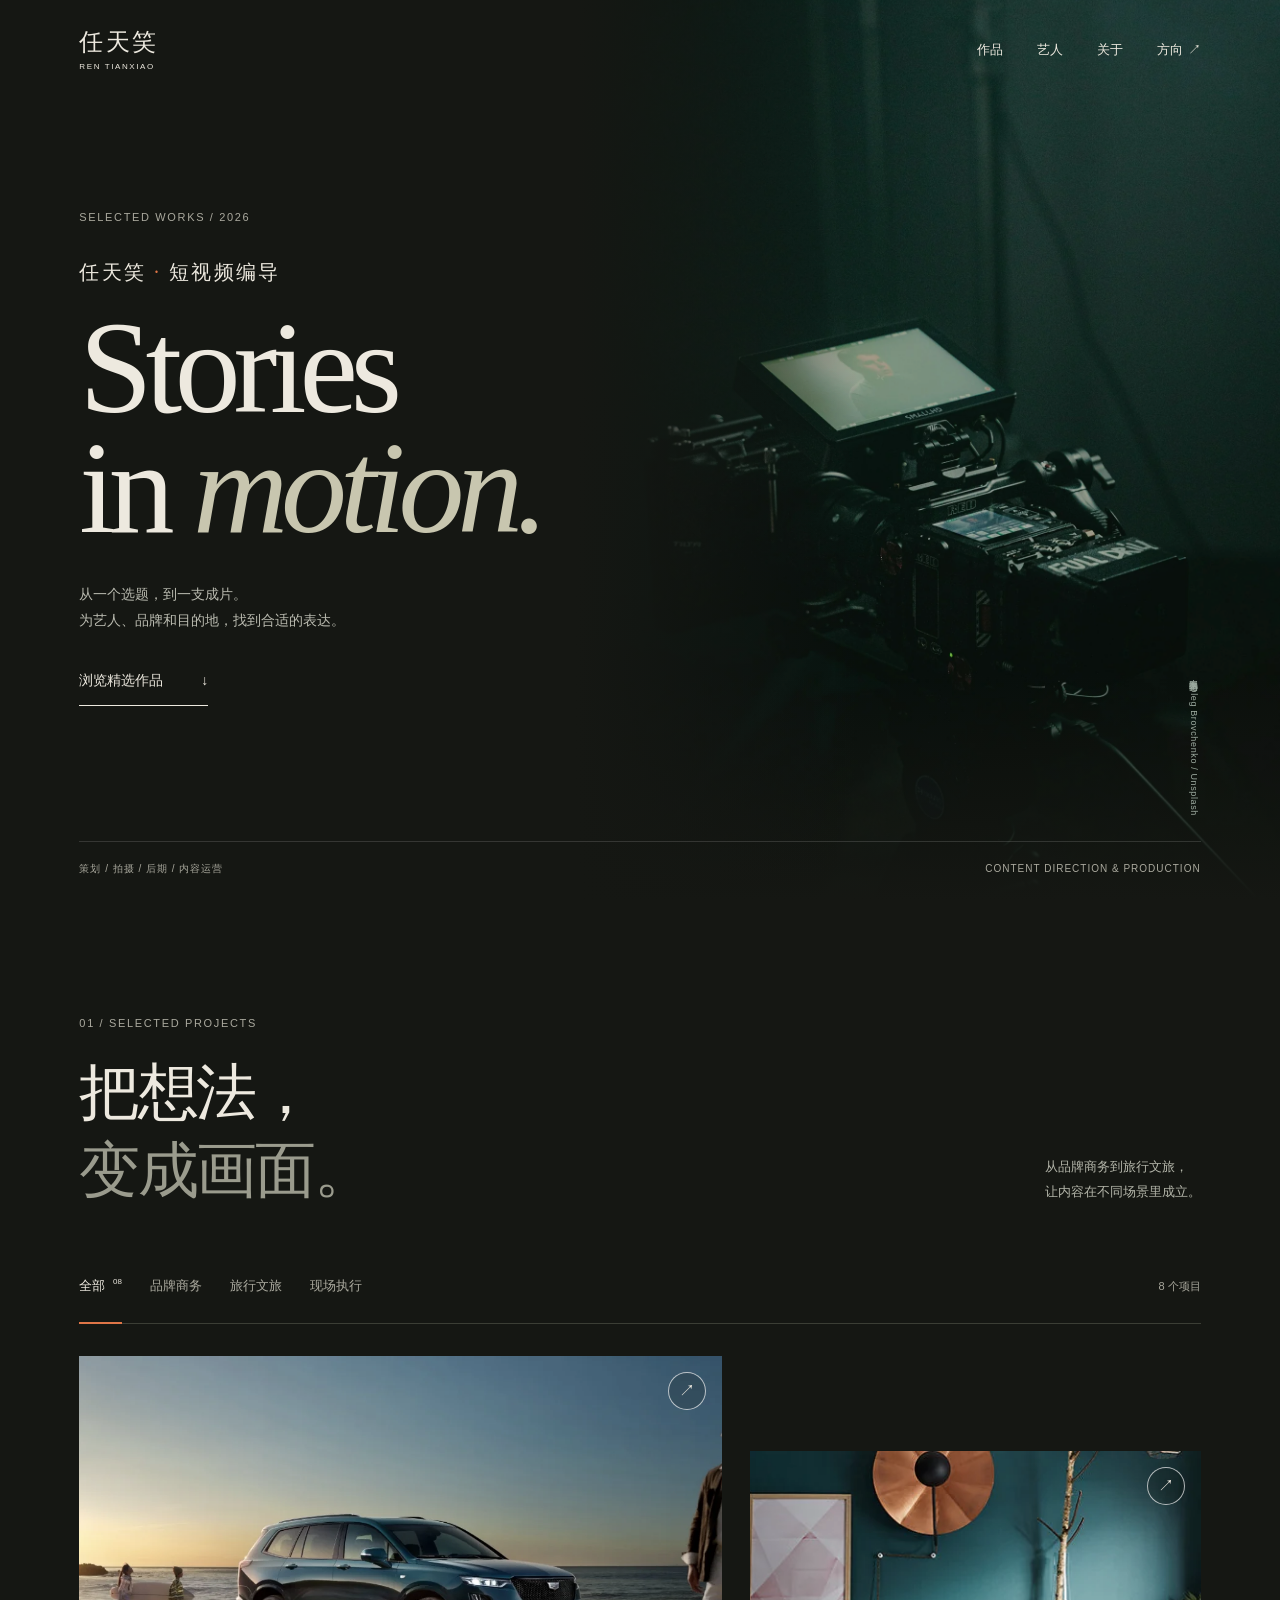
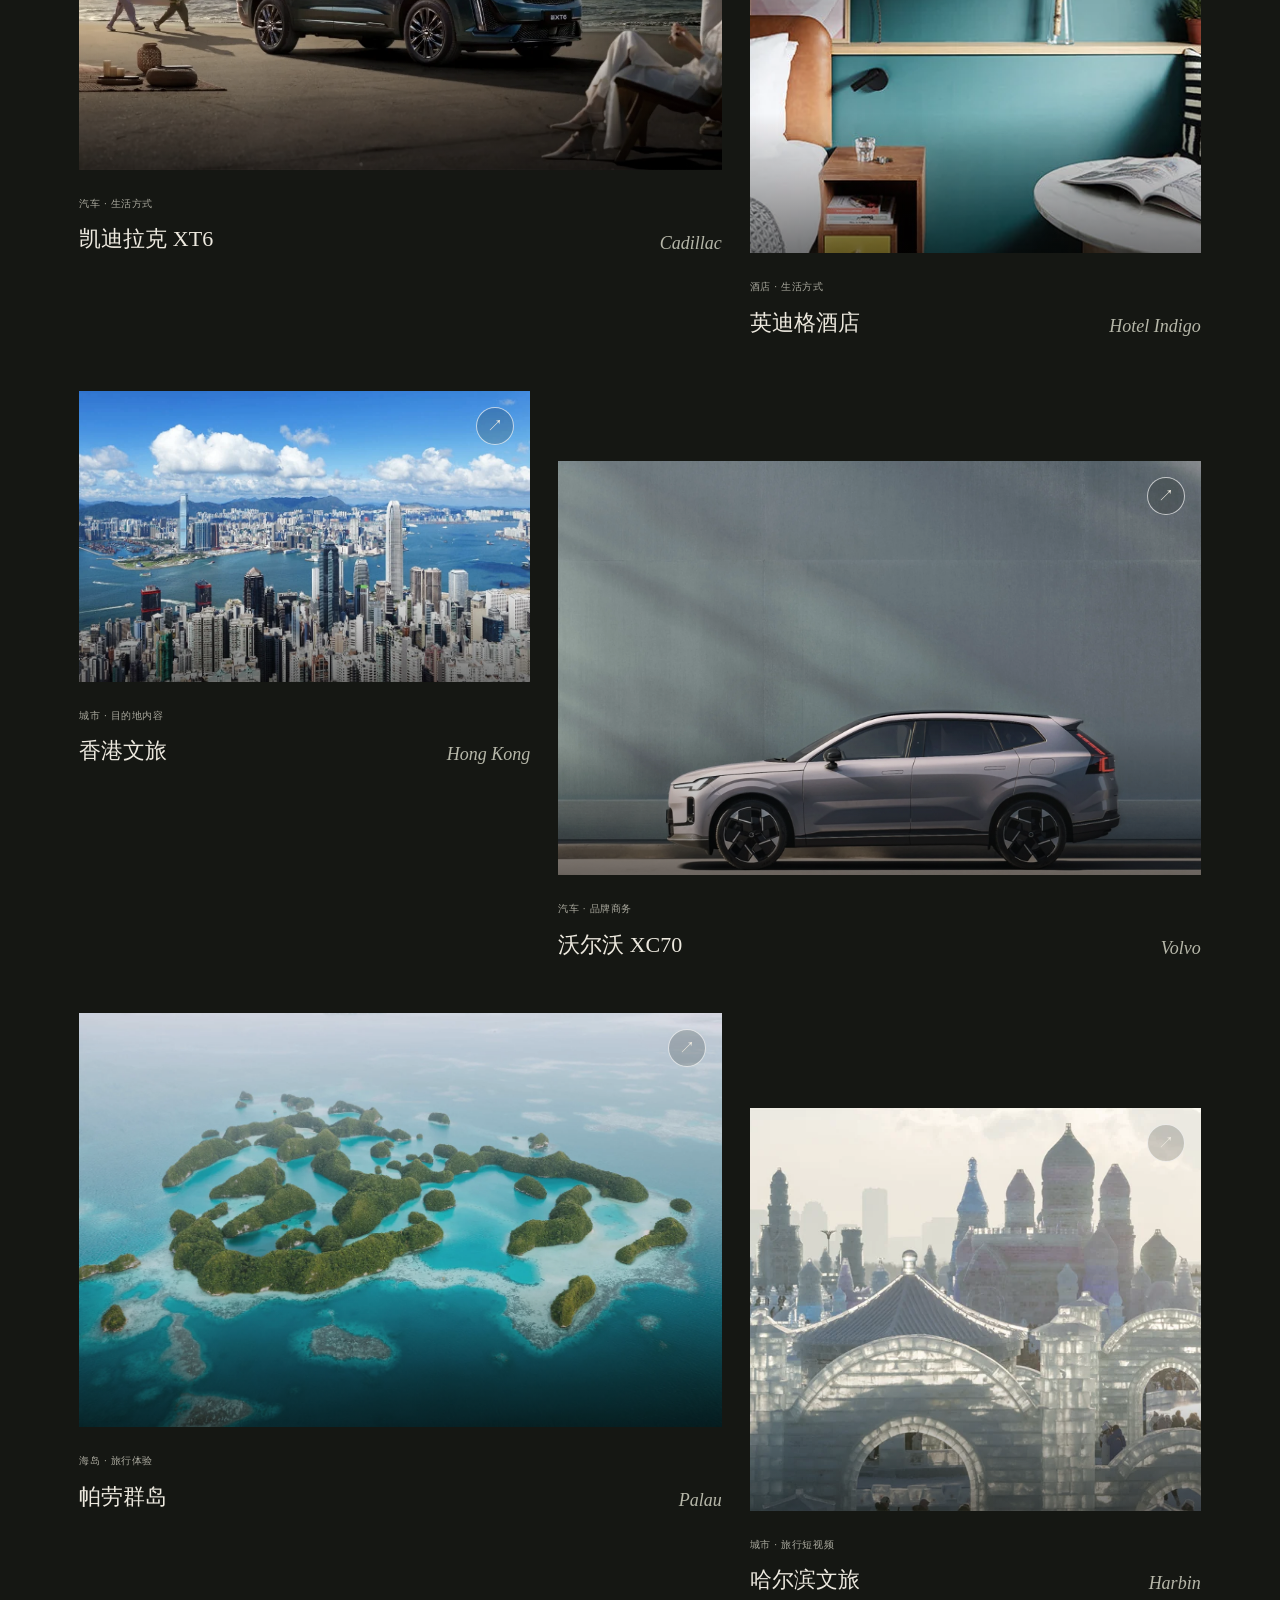
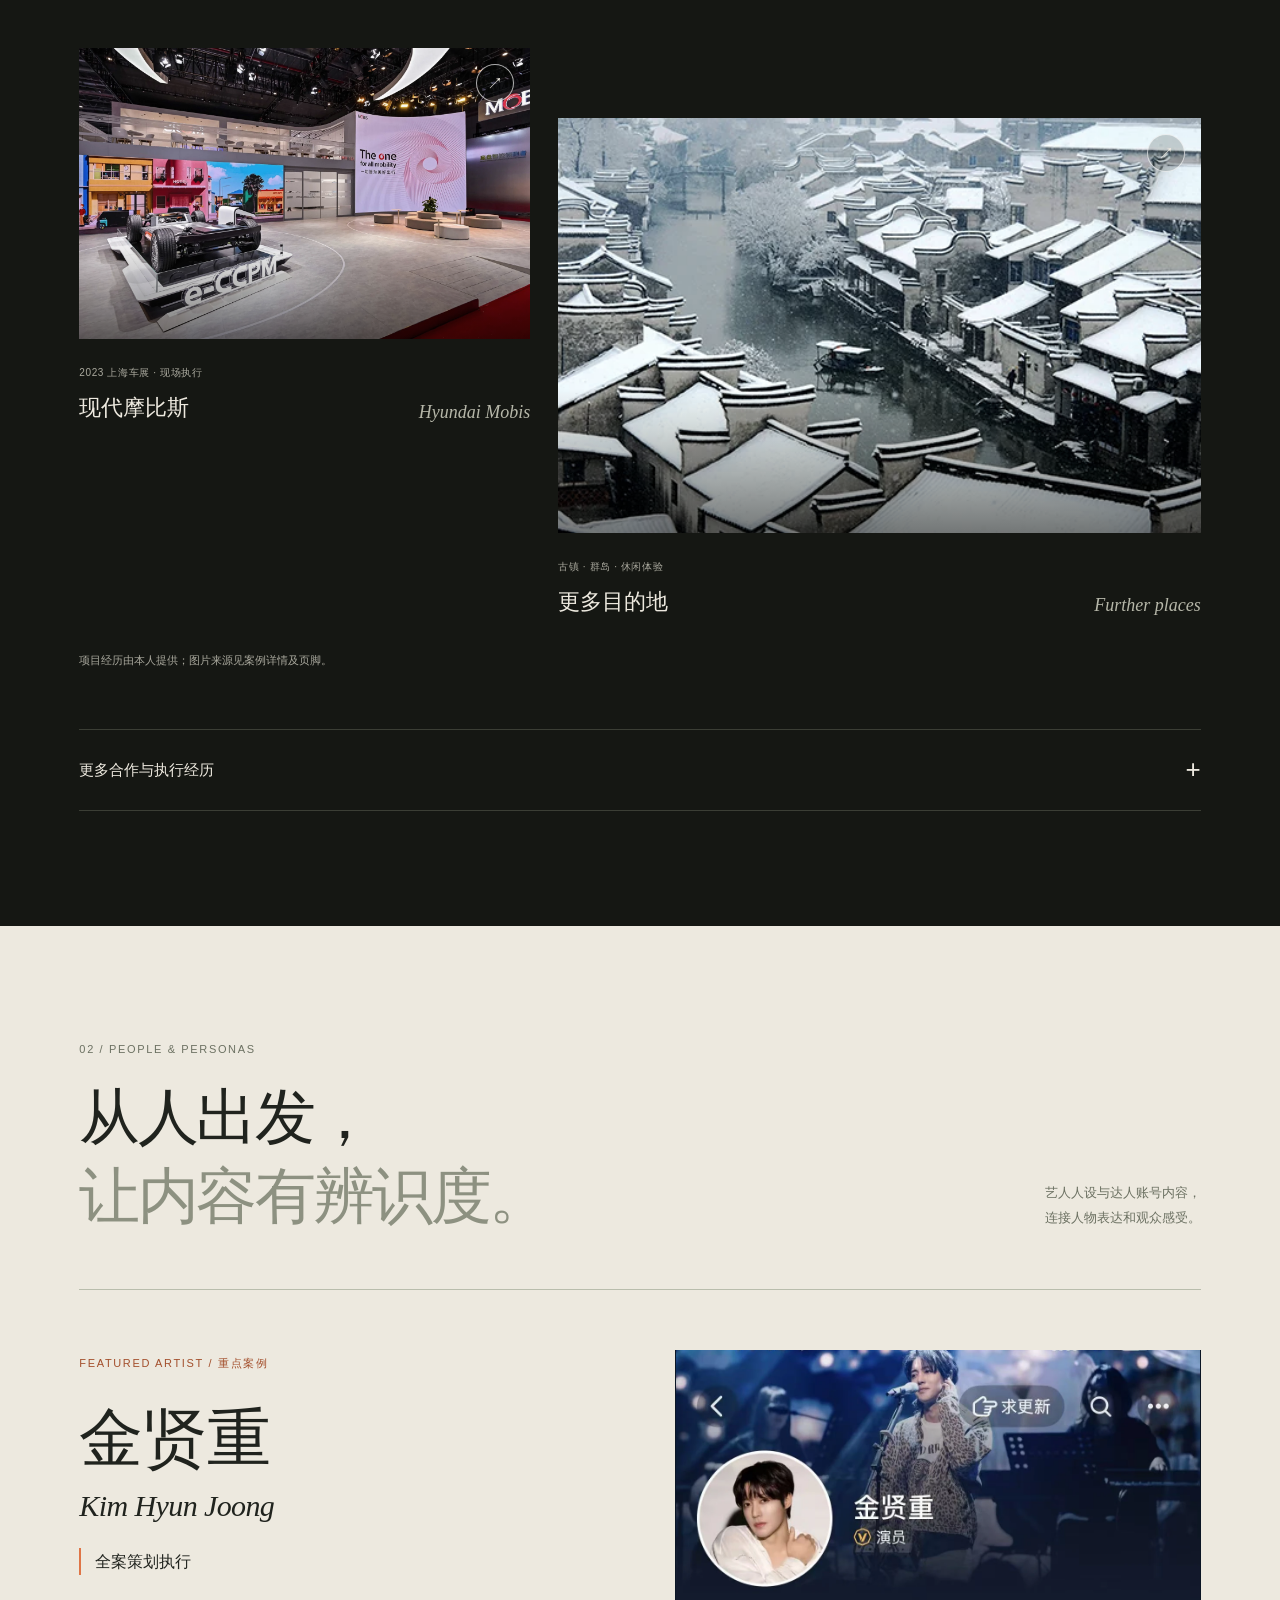
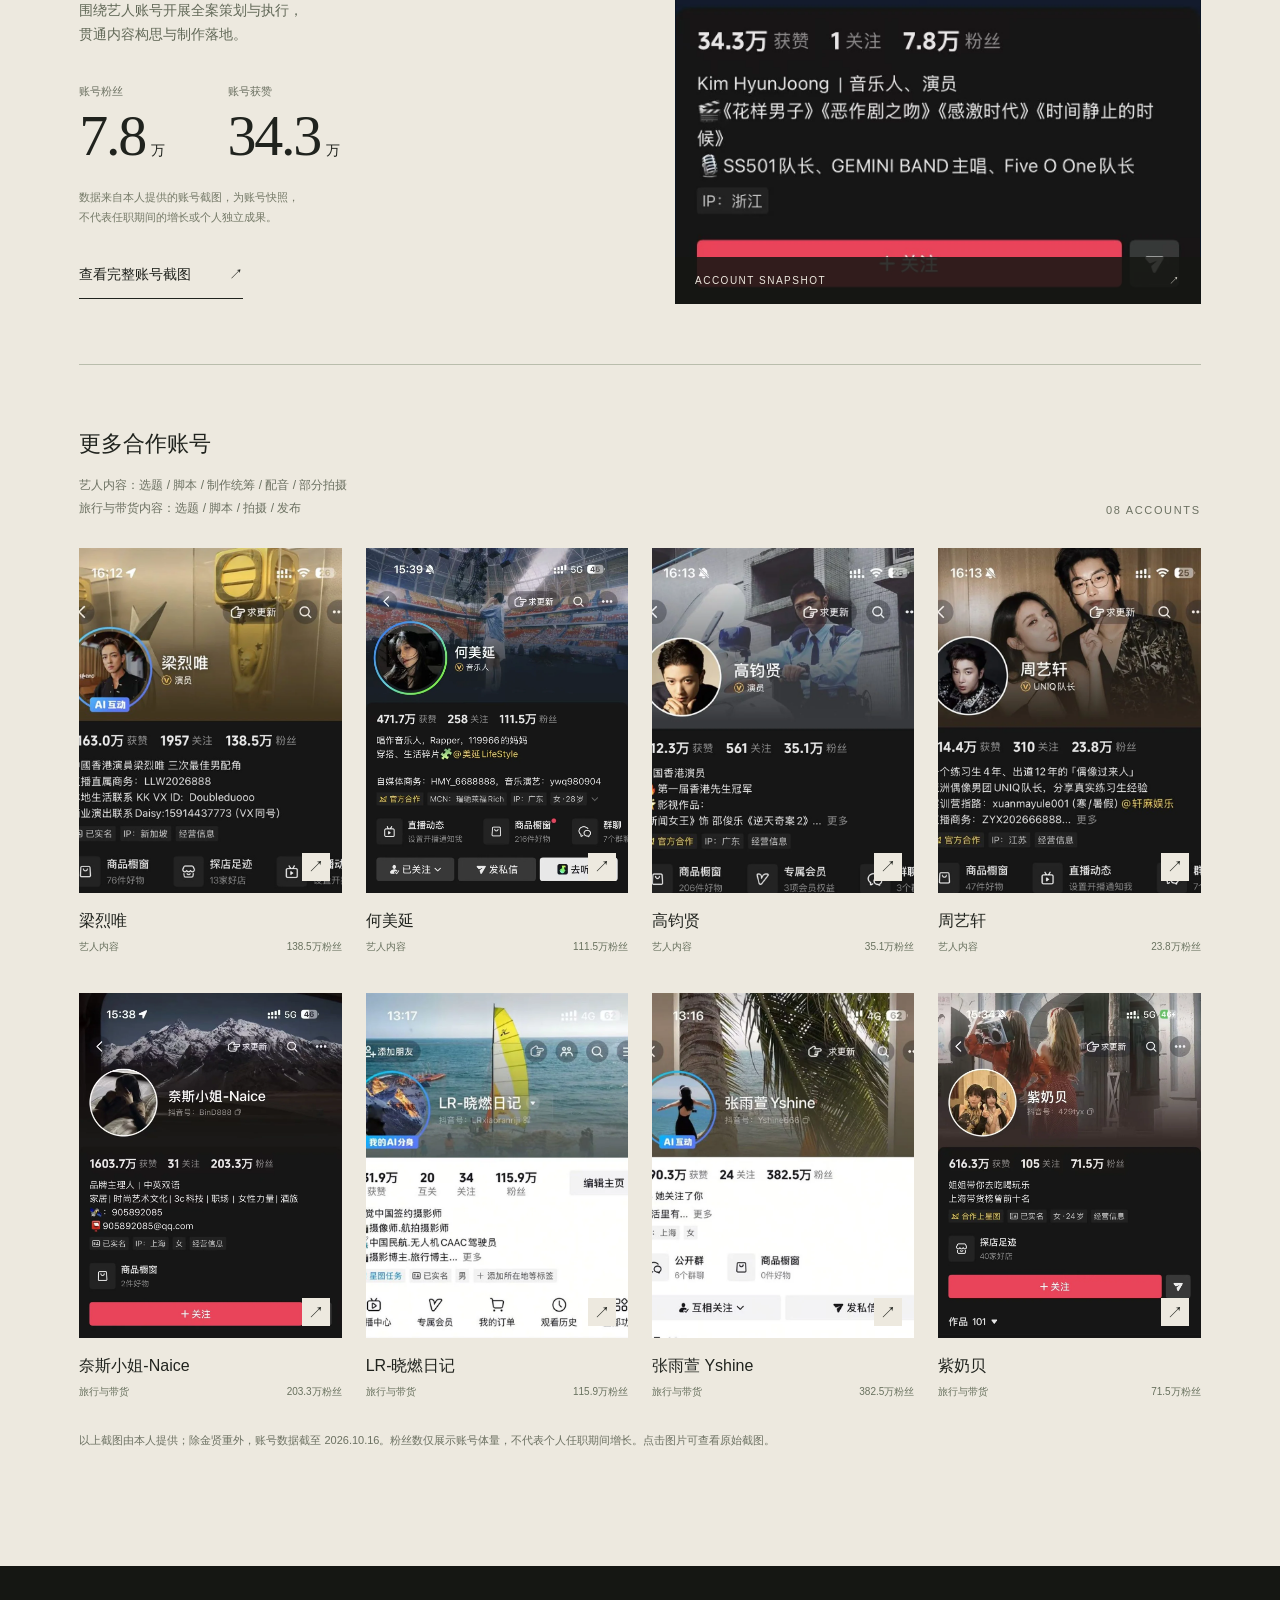
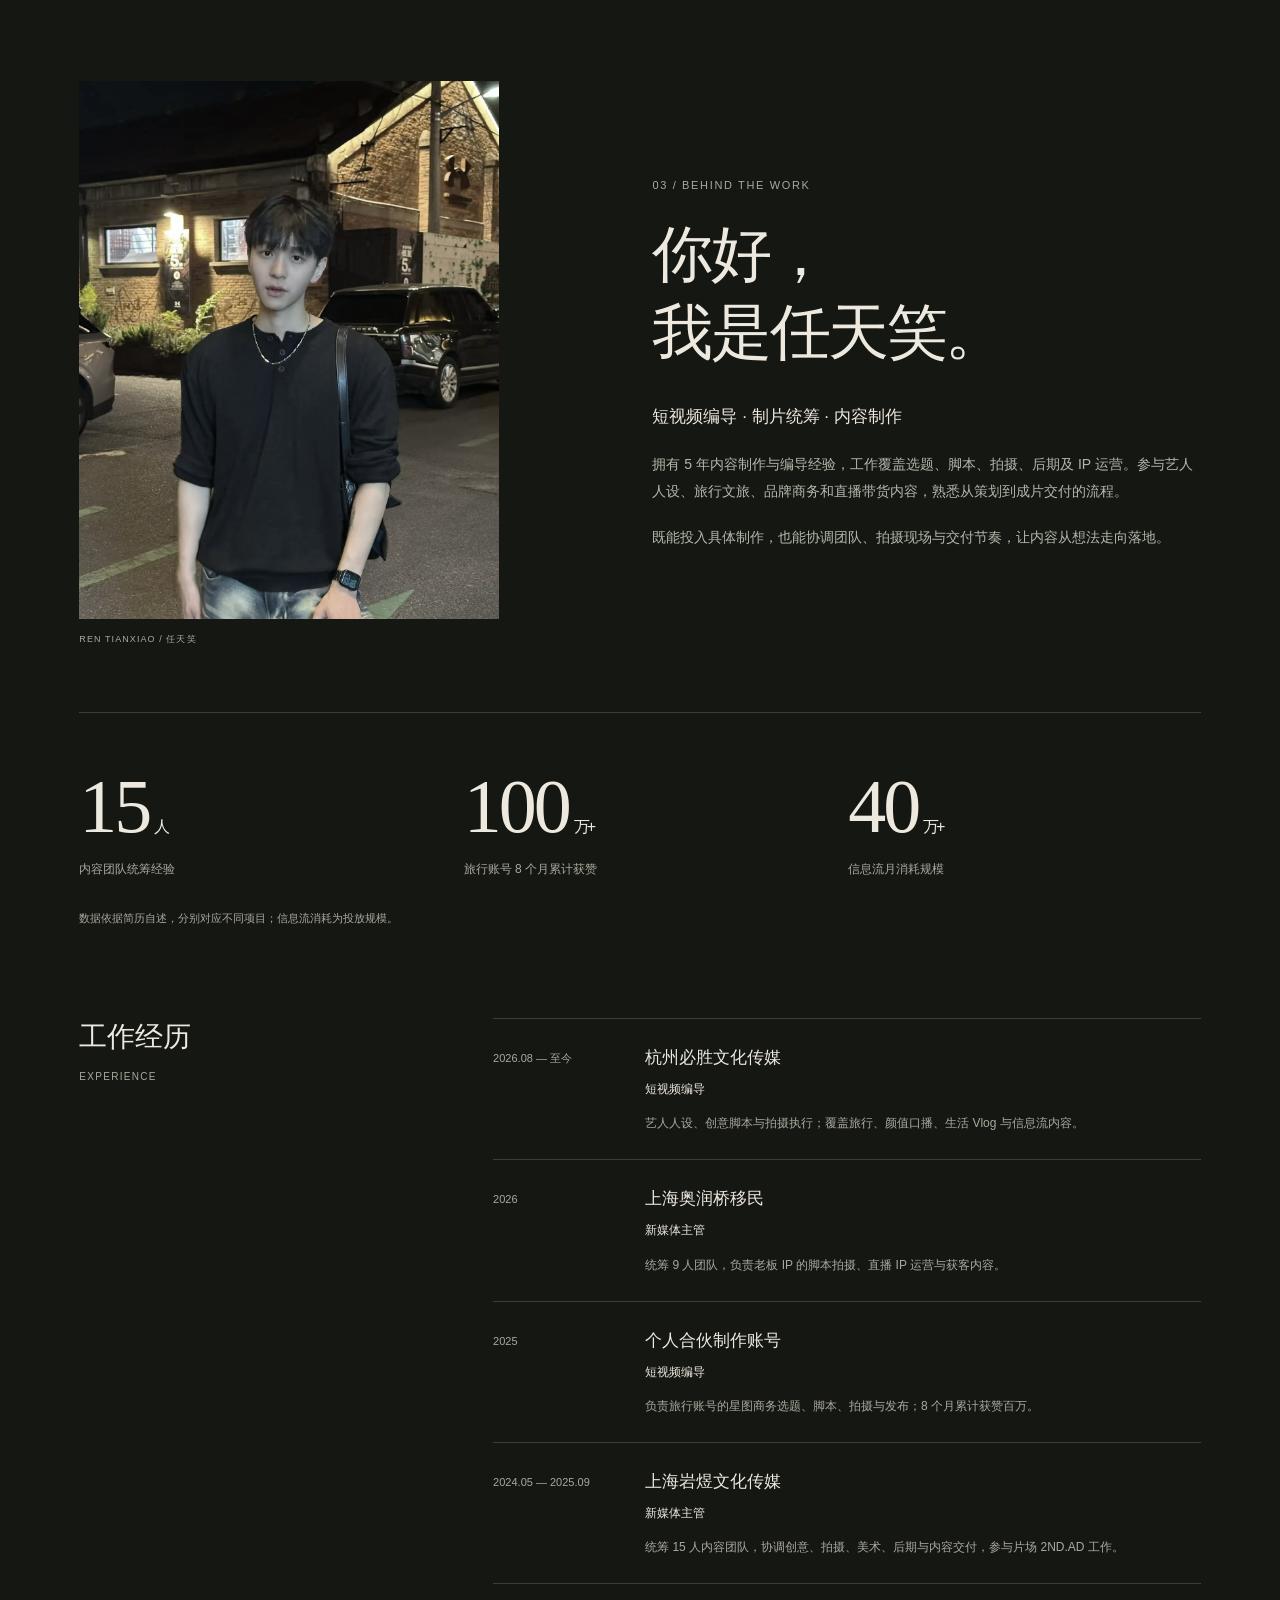
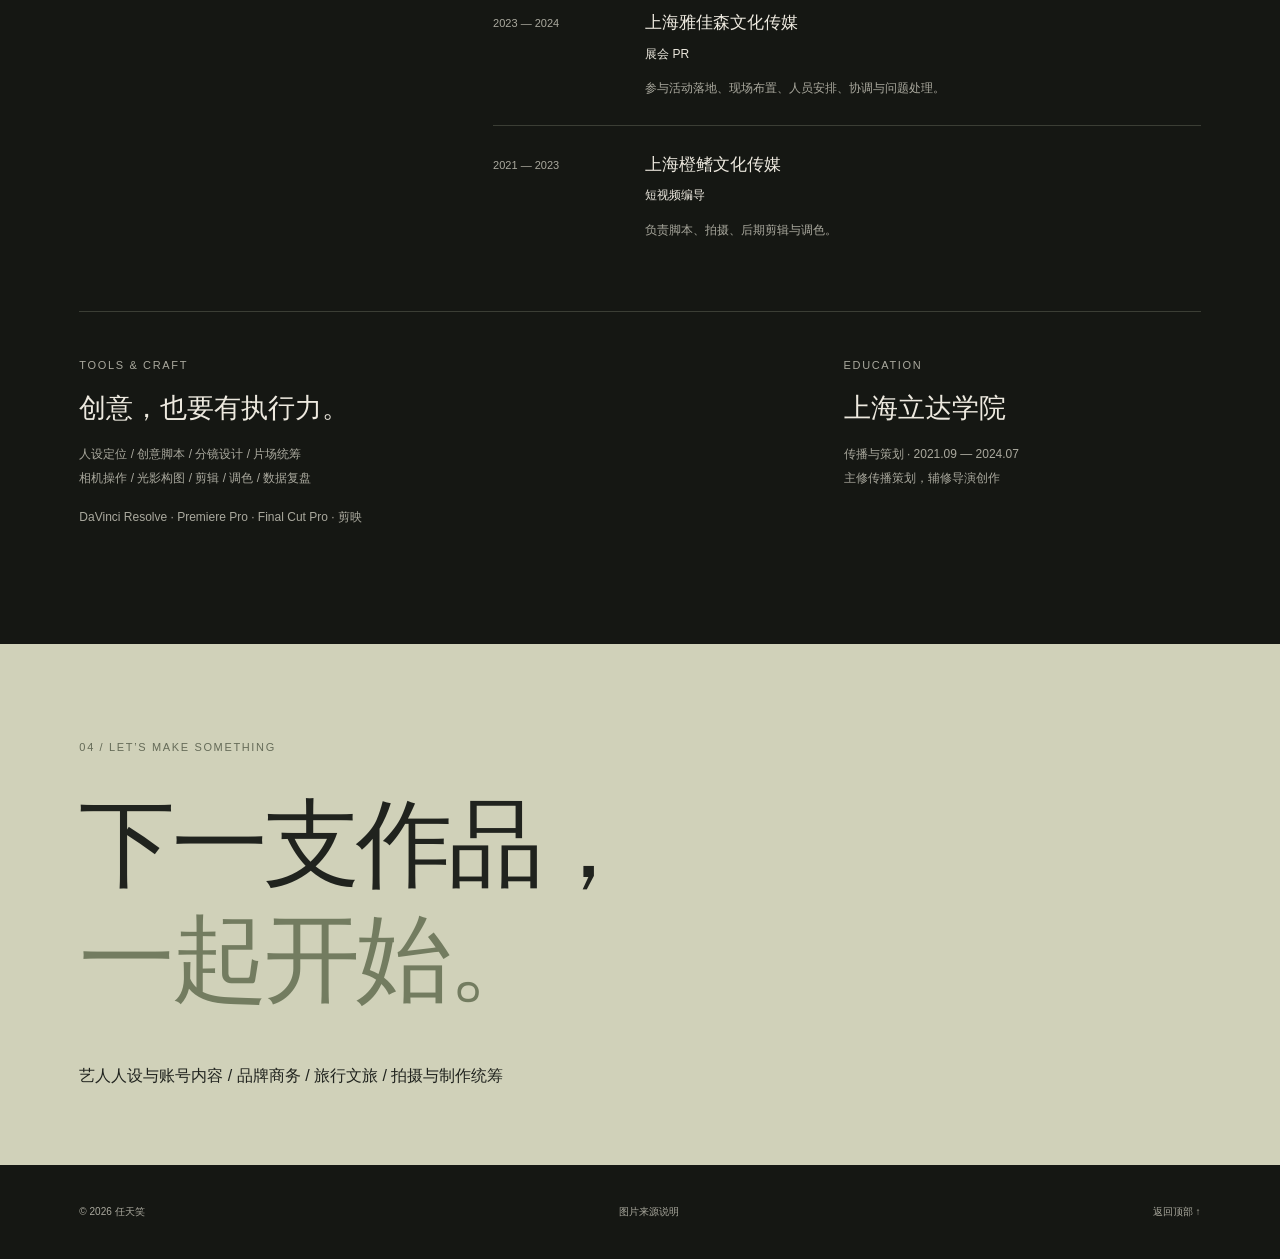
<file: index.html>
<!DOCTYPE html>
<html lang="zh-CN"><head><meta charset="UTF-8"><meta name="viewport" content="width=device-width,initial-scale=1"><title>任天笑 — 短视频编导与内容制作</title><meta name="description" content="任天笑个人作品集：艺人人设、品牌商务、旅行文旅与现场执行。从选题、脚本、拍摄到后期和内容发布。"><meta name="theme-color" content="#151713"><meta name="robots" content="noindex,nofollow"><meta property="og:title" content="任天笑 · 内容编导作品集"><meta property="og:description" content="让故事走进镜头。艺人、品牌与旅行内容作品。"><meta property="og:type" content="website"><meta property="og:image" content="https://rryeeeeee.github.io/tianxiao-portfolio/assets/og.jpg"><meta property="og:url" content="https://rryeeeeee.github.io/tianxiao-portfolio/"><link rel="canonical" href="https://rryeeeeee.github.io/tianxiao-portfolio/"><link rel="icon" href="assets/favicon.svg" type="image/svg+xml"><link rel="stylesheet" href="style.css"><script src="data.js" defer></script><script src="app.js" defer></script></head>
<body><a class="skip" href="#main">跳到主要内容</a>
<header class="site-header"><a class="wordmark" href="#top" aria-label="任天笑，返回顶部">任天笑<span>REN TIANXIAO</span></a><nav aria-label="主导航"><a href="#works">作品</a><a href="#artists">艺人</a><a href="#about">关于</a><a href="#contact">方向<span aria-hidden="true"> ↗</span></a></nav></header>
<main id="main"><section class="hero" id="top" aria-labelledby="hero-title"><div class="hero-visual"><img src="assets/camera.webp" alt="摄影机与灯光的片场氛围参考图" width="1600" height="2400" fetchpriority="high"><span class="hero-credit">氛围参考图 · Oleg Brovchenko / Unsplash</span></div><div class="hero-content"><p class="eyebrow hero-kicker">SELECTED WORKS / 2026</p><h1 id="hero-title"><span class="hero-name">任天笑 <i>·</i> 短视频编导</span><span class="display">Stories<br>in <em>motion.</em></span></h1><p class="hero-description">从一个选题，到一支成片。<br>为艺人、品牌和目的地，找到合适的表达。</p><a class="text-link hero-link" href="#works">浏览精选作品 <span aria-hidden="true">↓</span></a></div><div class="hero-bottom"><span>策划 / 拍摄 / 后期 / 内容运营</span><span>CONTENT DIRECTION & PRODUCTION</span></div></section>
<section class="works section-pad" id="works" aria-labelledby="works-title"><div class="section-heading"><div><p class="eyebrow">01 / SELECTED PROJECTS</p><h2 id="works-title">把想法，<br><span class="muted">变成画面。</span></h2></div><p class="section-intro">从品牌商务到旅行文旅，<br>让内容在不同场景里成立。</p></div><div class="filter-row"><div class="filters" role="group" aria-label="筛选作品"><button data-filter="all" aria-pressed="true">全部 <sup>08</sup></button><button data-filter="brand" aria-pressed="false">品牌商务</button><button data-filter="travel" aria-pressed="false">旅行文旅</button><button data-filter="event" aria-pressed="false">现场执行</button></div><span class="filter-count" aria-live="polite">8 个项目</span></div><div class="project-grid"><article class="project" data-category="brand"><button class="project-open" data-project="cadillac" aria-label="查看凯迪拉克 XT6案例"><span class="project-image"><img src="assets/cadillac.webp" alt="凯迪拉克 XT6公开参考图" loading="lazy" width="1200" height="800"><span class="round-arrow" aria-hidden="true">↗</span></span><span class="project-meta"><span><span class="eyebrow">汽车 · 生活方式</span><strong>凯迪拉克 XT6</strong></span><span class="project-en">Cadillac</span></span></button></article><article class="project" data-category="brand"><button class="project-open" data-project="indigo" aria-label="查看英迪格酒店案例"><span class="project-image"><img src="assets/indigo.webp" alt="英迪格酒店公开参考图" loading="lazy" width="1200" height="800"><span class="round-arrow" aria-hidden="true">↗</span></span><span class="project-meta"><span><span class="eyebrow">酒店 · 生活方式</span><strong>英迪格酒店</strong></span><span class="project-en">Hotel Indigo</span></span></button></article><article class="project" data-category="travel"><button class="project-open" data-project="hongkong" aria-label="查看香港文旅案例"><span class="project-image"><img src="assets/hongkong.webp" alt="香港文旅公开参考图" loading="lazy" width="1200" height="800"><span class="round-arrow" aria-hidden="true">↗</span></span><span class="project-meta"><span><span class="eyebrow">城市 · 目的地内容</span><strong>香港文旅</strong></span><span class="project-en">Hong Kong</span></span></button></article><article class="project" data-category="brand"><button class="project-open" data-project="volvo" aria-label="查看沃尔沃 XC70案例"><span class="project-image"><img src="assets/volvo-scene.webp" alt="沃尔沃 XC70公开参考图" loading="lazy" width="1200" height="800"><span class="round-arrow" aria-hidden="true">↗</span></span><span class="project-meta"><span><span class="eyebrow">汽车 · 品牌商务</span><strong>沃尔沃 XC70</strong></span><span class="project-en">Volvo</span></span></button></article><article class="project" data-category="travel"><button class="project-open" data-project="palau" aria-label="查看帕劳群岛案例"><span class="project-image"><img src="assets/palau.webp" alt="帕劳群岛公开参考图" loading="lazy" width="1200" height="800"><span class="round-arrow" aria-hidden="true">↗</span></span><span class="project-meta"><span><span class="eyebrow">海岛 · 旅行体验</span><strong>帕劳群岛</strong></span><span class="project-en">Palau</span></span></button></article><article class="project" data-category="travel"><button class="project-open" data-project="harbin" aria-label="查看哈尔滨文旅案例"><span class="project-image"><img src="assets/harbin.webp" alt="哈尔滨文旅公开参考图" loading="lazy" width="1200" height="800"><span class="round-arrow" aria-hidden="true">↗</span></span><span class="project-meta"><span><span class="eyebrow">城市 · 旅行短视频</span><strong>哈尔滨文旅</strong></span><span class="project-en">Harbin</span></span></button></article><article class="project" data-category="event"><button class="project-open" data-project="mobis" aria-label="查看现代摩比斯案例"><span class="project-image"><img src="assets/mobis.webp" alt="现代摩比斯公开参考图" loading="lazy" width="1200" height="800"><span class="round-arrow" aria-hidden="true">↗</span></span><span class="project-meta"><span><span class="eyebrow">2023 上海车展 · 现场执行</span><strong>现代摩比斯</strong></span><span class="project-en">Hyundai Mobis</span></span></button></article><article class="project" data-category="travel"><button class="project-open" data-project="destinations" aria-label="查看更多目的地案例"><span class="project-image"><img src="assets/nanxun.webp" alt="更多目的地公开参考图" loading="lazy" width="1200" height="800"><span class="round-arrow" aria-hidden="true">↗</span></span><span class="project-meta"><span><span class="eyebrow">古镇 · 群岛 · 休闲体验</span><strong>更多目的地</strong></span><span class="project-en">Further places</span></span></button></article></div><p class="empty-state" hidden>暂无此分类的项目。<button data-filter="all">查看全部作品</button></p><p class="source-note">项目经历由本人提供；图片来源见案例详情及页脚。</p><details class="more-works"><summary><span>更多合作与执行经历</span><span class="plus" aria-hidden="true">+</span></summary><div class="more-grid"><div><h3>品牌与休闲体验</h3><p>本田 · 五菱星光 · 智选假日酒店 · 知香缘高端线香</p><p>宁波方特 · 无锡融创 · 昆明海趣花都海洋世界 · 阳澄半岛乐园</p></div><div><h3>现场与保密项目</h3><p>2022 进博会 · 2023 ChinaJoy · 能源展 · 家居展</p><p>另参与综艺相关及电音巡回演出项目，具体项目资料不公开。</p></div></div></details></section>
<section class="artists section-pad" id="artists" aria-labelledby="artists-title"><div class="section-heading"><div><p class="eyebrow">02 / PEOPLE & PERSONAS</p><h2 id="artists-title">从人出发，<br><span class="muted">让内容有辨识度。</span></h2></div><p class="section-intro">艺人人设与达人账号内容，<br>连接人物表达和观众感受。</p></div><article class="kim-feature" id="kim"><div class="kim-copy"><p class="eyebrow accent">FEATURED ARTIST / 重点案例</p><h3>金贤重<span>Kim Hyun Joong</span></h3><p class="role-label">全案策划执行</p><p class="kim-description">围绕艺人账号开展全案策划与执行，<br>贯通内容构思与制作落地。</p><dl class="kim-stats"><div><dt>账号粉丝</dt><dd>7.8<span>万</span></dd></div><div><dt>账号获赞</dt><dd>34.3<span>万</span></dd></div></dl><p class="small-note">数据来自本人提供的账号截图，为账号快照，<br>不代表任职期间的增长或个人独立成果。</p><button class="text-link" data-account="kim">查看完整账号截图 <span aria-hidden="true">↗</span></button></div><button class="kim-image" data-account="kim" aria-label="查看金贤重账号完整截图"><img src="assets/kim-detail.webp" alt="金贤重账号资料及内容截图，来自本人提供的原始截图" width="1200" height="1088" loading="lazy"><span>ACCOUNT SNAPSHOT <span aria-hidden="true">↗</span></span></button></article><div class="account-heading"><div><h3>更多合作账号</h3><p>艺人内容：选题 / 脚本 / 制作统筹 / 配音 / 部分拍摄<br>旅行与带货内容：选题 / 脚本 / 拍摄 / 发布</p></div><span class="eyebrow">08 ACCOUNTS</span></div><div class="account-grid"><button class="account" data-account="leung" aria-label="查看梁烈唯账号截图"><span class="account-image"><img src="assets/leung.webp" alt="梁烈唯账号截图" loading="lazy" width="700" height="1300"><span class="account-zoom" aria-hidden="true">↗</span></span><span class="account-name">梁烈唯</span><span class="account-info">艺人内容<span>138.5万粉丝</span></span></button><button class="account" data-account="he" aria-label="查看何美延账号截图"><span class="account-image"><img src="assets/he.webp" alt="何美延账号截图" loading="lazy" width="700" height="1300"><span class="account-zoom" aria-hidden="true">↗</span></span><span class="account-name">何美延</span><span class="account-info">艺人内容<span>111.5万粉丝</span></span></button><button class="account" data-account="matt" aria-label="查看高钧贤账号截图"><span class="account-image"><img src="assets/matt.webp" alt="高钧贤账号截图" loading="lazy" width="700" height="1300"><span class="account-zoom" aria-hidden="true">↗</span></span><span class="account-name">高钧贤</span><span class="account-info">艺人内容<span>35.1万粉丝</span></span></button><button class="account" data-account="zhou" aria-label="查看周艺轩账号截图"><span class="account-image"><img src="assets/zhou.webp" alt="周艺轩账号截图" loading="lazy" width="700" height="1300"><span class="account-zoom" aria-hidden="true">↗</span></span><span class="account-name">周艺轩</span><span class="account-info">艺人内容<span>23.8万粉丝</span></span></button><button class="account" data-account="naice" aria-label="查看奈斯小姐-Naice账号截图"><span class="account-image"><img src="assets/naice.webp" alt="奈斯小姐-Naice账号截图" loading="lazy" width="700" height="1300"><span class="account-zoom" aria-hidden="true">↗</span></span><span class="account-name">奈斯小姐-Naice</span><span class="account-info">旅行与带货<span>203.3万粉丝</span></span></button><button class="account" data-account="xiaoran" aria-label="查看LR-晓燃日记账号截图"><span class="account-image"><img src="assets/xiaoran.webp" alt="LR-晓燃日记账号截图" loading="lazy" width="700" height="1300"><span class="account-zoom" aria-hidden="true">↗</span></span><span class="account-name">LR-晓燃日记</span><span class="account-info">旅行与带货<span>115.9万粉丝</span></span></button><button class="account" data-account="yshine" aria-label="查看张雨萱 Yshine账号截图"><span class="account-image"><img src="assets/yshine.webp" alt="张雨萱 Yshine账号截图" loading="lazy" width="700" height="1300"><span class="account-zoom" aria-hidden="true">↗</span></span><span class="account-name">张雨萱 Yshine</span><span class="account-info">旅行与带货<span>382.5万粉丝</span></span></button><button class="account" data-account="zinai" aria-label="查看紫奶贝账号截图"><span class="account-image"><img src="assets/zinai.webp" alt="紫奶贝账号截图" loading="lazy" width="700" height="1300"><span class="account-zoom" aria-hidden="true">↗</span></span><span class="account-name">紫奶贝</span><span class="account-info">旅行与带货<span>71.5万粉丝</span></span></button></div><p class="source-note">以上截图由本人提供；除金贤重外，账号数据截至 2026.10.16。粉丝数仅展示账号体量，不代表个人任职期间增长。点击图片可查看原始截图。</p></section>
<section class="about section-pad" id="about" aria-labelledby="about-title"><div class="about-top"><div class="portrait"><img src="assets/portrait.webp" alt="任天笑个人照片" width="800" height="1100" loading="lazy"><span>REN TIANXIAO / 任天笑</span></div><div class="about-copy"><p class="eyebrow">03 / BEHIND THE WORK</p><h2 id="about-title">你好，<br>我是任天笑。</h2><p class="about-lead">短视频编导 · 制片统筹 · 内容制作</p><p>拥有 5 年内容制作与编导经验，工作覆盖选题、脚本、拍摄、后期及 IP 运营。参与艺人人设、旅行文旅、品牌商务和直播带货内容，熟悉从策划到成片交付的流程。</p><p>既能投入具体制作，也能协调团队、拍摄现场与交付节奏，让内容从想法走向落地。</p></div></div><div class="proof-row"><div><strong>15<span>人</span></strong><p>内容团队统筹经验</p></div><div><strong>100<span>万+</span></strong><p>旅行账号 8 个月累计获赞</p></div><div><strong>40<span>万+</span></strong><p>信息流月消耗规模</p></div></div><p class="source-note">数据依据简历自述，分别对应不同项目；信息流消耗为投放规模。</p><div class="experience-layout"><h3>工作经历<span>EXPERIENCE</span></h3><ol class="timeline"><li><span class="year">2026.08 — 至今</span><div><h4>杭州必胜文化传媒</h4><p class="job">短视频编导</p><p>艺人人设、创意脚本与拍摄执行；覆盖旅行、颜值口播、生活 Vlog 与信息流内容。</p></div></li><li><span class="year">2026</span><div><h4>上海奥润桥移民</h4><p class="job">新媒体主管</p><p>统筹 9 人团队，负责老板 IP 的脚本拍摄、直播 IP 运营与获客内容。</p></div></li><li><span class="year">2025</span><div><h4>个人合伙制作账号</h4><p class="job">短视频编导</p><p>负责旅行账号的星图商务选题、脚本、拍摄与发布；8 个月累计获赞百万。</p></div></li><li><span class="year">2024.05 — 2025.09</span><div><h4>上海岩煜文化传媒</h4><p class="job">新媒体主管</p><p>统筹 15 人内容团队，协调创意、拍摄、美术、后期与内容交付，参与片场 2ND.AD 工作。</p></div></li><li><span class="year">2023 — 2024</span><div><h4>上海雅佳森文化传媒</h4><p class="job">展会 PR</p><p>参与活动落地、现场布置、人员安排、协调与问题处理。</p></div></li><li><span class="year">2021 — 2023</span><div><h4>上海橙鳍文化传媒</h4><p class="job">短视频编导</p><p>负责脚本、拍摄、后期剪辑与调色。</p></div></li></ol></div><div class="toolbox"><div><p class="eyebrow">TOOLS & CRAFT</p><h3>创意，也要有执行力。</h3><p>人设定位 / 创意脚本 / 分镜设计 / 片场统筹<br>相机操作 / 光影构图 / 剪辑 / 调色 / 数据复盘</p><p class="software">DaVinci Resolve · Premiere Pro · Final Cut Pro · 剪映</p></div><div><p class="eyebrow">EDUCATION</p><h3>上海立达学院</h3><p>传播与策划 · 2021.09 — 2024.07<br>主修传播策划，辅修导演创作</p></div></div></section>
<section class="contact section-pad" id="contact" aria-labelledby="contact-title"><p class="eyebrow">04 / LET’S MAKE SOMETHING</p><h2 id="contact-title">下一支作品，<br><em>一起开始。</em></h2><div class="contact-links"><p>艺人人设与账号内容 / 品牌商务 / 旅行文旅 / 拍摄与制作统筹</p></div></section></main>
<footer><span>© 2026 任天笑</span><button id="credits-open">图片来源说明</button><a href="#top">返回顶部 ↑</a></footer>
<dialog id="case-dialog" aria-labelledby="dialog-title"><button class="dialog-close" aria-label="关闭详情">关闭 <span aria-hidden="true">×</span></button><div id="dialog-body"></div></dialog>
<dialog id="credits-dialog" aria-labelledby="credits-title"><button class="dialog-close" aria-label="关闭来源说明">关闭 <span aria-hidden="true">×</span></button><div class="credits-content"><p class="eyebrow">SOURCES & NOTES</p><h2 id="credits-title">图片与数据说明</h2><p>本网站依据任天笑提供的最新简历、作品集与账号截图整理。项目经历和工作职责为本人自述；公开参考图片用于说明项目类别与视觉语境，非本人拍摄、非项目成片。</p><p>金贤重案例分工由本人确认为“全案策划执行”。账号快照显示 7.8 万粉丝、34.3 万获赞，截图时间未提供。其余账号数据截至 2026.10.16。所有粉丝数均为账号体量，不表示个人任职期间增长。</p><ul><li><a href="https://www.gm.com.cn/en/home/newsroom.detail.html/Pages/news/cn/en/2024/nov/1115-cadillac.html" target="_blank" rel="noopener noreferrer">凯迪拉克 XT6：General Motors / Cadillac ↗</a></li><li><a href="https://www.ihgplc.com/en/our-brands/hotel-indigo" target="_blank" rel="noopener noreferrer">英迪格酒店：IHG Hotels & Resorts ↗</a></li><li><a href="https://www.discoverhongkong.com/eng/attractions/your-guide-to-experiencing-hong-kong.html" target="_blank" rel="noopener noreferrer">香港文旅：Hong Kong Tourism Board ↗</a></li><li><a href="https://www.volvocars.com.cn/zh-cn/cars/xc70-hybrid/" target="_blank" rel="noopener noreferrer">沃尔沃 XC70：沃尔沃汽车中国官网 ↗</a></li><li><a href="https://pristineparadisepalau.com/" target="_blank" rel="noopener noreferrer">帕劳群岛：Palau Visitors Authority / Josh Burkinshaw ↗</a></li><li><a href="https://english.www.gov.cn/news/202312/19/content_WS6580f2aec6d0868f4e8e253d.html" target="_blank" rel="noopener noreferrer">哈尔滨文旅：新华社 / 中国政府网 ↗</a></li><li><a href="https://www.mobis.com/en/aboutus/press.do?category=press&idx=5756" target="_blank" rel="noopener noreferrer">现代摩比斯：Hyundai Mobis ↗</a></li><li><a href="https://www.zjsjw.gov.cn/zhuantizhuanlan/jingtoushouji/jingtou/202101/t20210122_3503213.shtml" target="_blank" rel="noopener noreferrer">更多目的地：浙江省纪委省监委网站 / 丁建强 ↗</a></li><li><a href="https://unsplash.com/photos/a-camera-set-up-in-a-dark-room-l1L21HtHHuQ" target="_blank" rel="noopener noreferrer">首页摄影机氛围图：Oleg Brovchenko / Unsplash ↗</a></li><li>个人照片、艺人及达人账号截图：由本人提供。</li></ul><p>英迪格酒店参考图片不对应具体合作门店。保密项目仅展示参与类别，具体名称与画面不公开。公开版不提供原始简历和作品集文件下载。</p></div></dialog><div class="toast" role="status" aria-live="polite"></div><noscript><p class="noscript">当前浏览器未启用 JavaScript。项目详情需要 JavaScript；启用 JavaScript 后可查看完整案例。</p></noscript></body></html>
</file>
<file: style.css>
@charset "UTF-8";
:root{--bg:#151713;--paper:#ede9df;--ink:#20231e;--muted:#aaa99e;--line:#3b3e35;--accent:#df7547;--sans:-apple-system,BlinkMacSystemFont,"PingFang SC","Hiragino Sans GB","Microsoft YaHei",sans-serif;--serif:Didot,"Bodoni 72",Georgia,"Songti SC",serif;--cn:"Songti SC","STSong",Georgia,serif;--pad:clamp(24px,6.2vw,112px)}
*{box-sizing:border-box}html{scroll-behavior:smooth;scroll-padding-top:100px}body{margin:0;background:var(--bg);color:var(--paper);font-family:var(--sans);font-size:16px;line-height:1.7;-webkit-font-smoothing:antialiased}::selection{background:var(--accent);color:var(--bg)}a{color:inherit;text-decoration:none}button{font:inherit;color:inherit;cursor:pointer;border:0;background:none;text-align:left;padding:0}button:disabled{cursor:default}a,button,summary{-webkit-tap-highlight-color:transparent}a:focus-visible,button:focus-visible,summary:focus-visible{outline:2px solid var(--accent);outline-offset:6px}img{display:block;max-width:100%;height:auto}h1,h2,h3,h4,p{margin:0}h2{font-family:var(--cn);font-weight:400;font-size:clamp(38px,4.8vw,76px);line-height:1.28;letter-spacing:-.04em}h3,h4{font-weight:500}em{font-weight:400}.eyebrow{font-size:11px;line-height:1.6;letter-spacing:.15em;font-weight:500}.muted{color:#9a9b8d}.accent{color:var(--accent)}.small-note,.source-note{font-size:11px;line-height:1.85;color:var(--muted)}.source-note{margin-top:30px;max-width:900px}.section-pad{padding:115px var(--pad)}.skip{position:fixed;z-index:50;left:24px;top:-80px;padding:12px 18px;background:var(--paper);color:var(--bg)}.skip:focus{top:16px}.site-header{height:100px;position:absolute;top:0;left:0;right:0;z-index:10;display:flex;align-items:center;justify-content:space-between;padding:0 var(--pad)}.wordmark{font-family:var(--cn);font-size:24px;letter-spacing:.1em;line-height:1.4}.wordmark span{display:block;font:8px/1.8 var(--sans);letter-spacing:.2em}.site-header nav{display:flex;gap:34px;font-size:13px}.site-header nav a{min-height:44px;display:flex;align-items:center;gap:5px}.site-header nav a:hover{color:var(--accent)}.hero{min-height:820px;height:min(920px,100svh);position:relative;isolation:isolate;overflow:hidden;display:flex;align-items:center}.hero-visual{position:absolute;z-index:-1;top:0;right:0;width:55%;height:100%;background:#17251f}.hero-visual:after{content:"";position:absolute;inset:0;background:linear-gradient(90deg,var(--bg),transparent 40%),linear-gradient(0deg,var(--bg),transparent 25%)}.hero-visual>img{width:100%;height:100%;object-fit:cover;object-position:50% 42%;opacity:.8}.hero-credit{position:absolute;bottom:84px;right:var(--pad);z-index:1;font-size:9px;writing-mode:vertical-rl;letter-spacing:.07em;color:#9daba0}.hero-content{padding:120px var(--pad) 105px;position:relative;width:100%}.hero-kicker{margin-bottom:30px;color:var(--muted)}.hero-name{font:400 20px/1.5 var(--cn);letter-spacing:.12em;display:block;margin-bottom:22px}.hero-name i{font-style:normal;color:var(--accent)}.display{font:400 clamp(100px,10.3vw,166px)/.91 var(--serif);display:block;letter-spacing:-.055em}.display em{color:#c8c6af}.hero-description{font-size:14px;line-height:1.9;color:#babbb0;margin-top:32px}.text-link{display:inline-flex;gap:38px;align-items:center;min-height:48px;border-bottom:1px solid currentColor;font-size:14px;padding:5px 0}.text-link span{transition:transform .2s}.text-link:hover span{transform:translate(3px,-3px)}.hero-link{margin-top:24px}.hero-bottom{position:absolute;left:var(--pad);right:var(--pad);bottom:23px;display:flex;justify-content:space-between;border-top:1px solid #ffffff23;padding-top:18px;font-size:10px;letter-spacing:.1em;color:#aaa99e}.section-heading{display:flex;justify-content:space-between;align-items:end;gap:24px;margin-bottom:54px}.section-heading .eyebrow{margin-bottom:20px;color:var(--muted)}.section-intro{font-size:13px;line-height:1.9;color:#b4b6aa;padding-bottom:5px;max-width:330px}.filter-row{display:flex;align-items:center;justify-content:space-between;border-bottom:1px solid var(--line);padding-bottom:15px;margin-bottom:32px;gap:20px}.filters{display:flex;gap:28px;flex-wrap:wrap}.filters button{color:var(--muted);font-size:13px;min-height:44px;position:relative;white-space:nowrap}.filters button[aria-pressed=true]{color:var(--paper)}.filters button[aria-pressed=true]:after{content:"";height:2px;background:var(--accent);bottom:-16px;position:absolute;left:0;right:0}.filters sup{font-size:8px;margin-left:4px}.filter-count{font-size:11px;color:var(--muted);white-space:nowrap}.project-grid{display:grid;grid-template-columns:repeat(12,minmax(0,1fr));gap:50px 28px;align-items:start}.project{grid-column:span 6;min-width:0}.project:nth-child(4n+1){grid-column:span 7}.project:nth-child(4n+2){grid-column:span 5;padding-top:95px}.project:nth-child(4n+3){grid-column:span 5}.project:nth-child(4n){grid-column:span 7;padding-top:70px}.project[hidden]{display:none}.project-open{display:block;width:100%}.project-image{display:block;position:relative;overflow:hidden;background:#292c25;aspect-ratio:1.55}.project:nth-child(4n+2) .project-image{aspect-ratio:1.12}.project-image img{height:100%;width:100%;object-fit:cover;transition:transform .65s cubic-bezier(.2,.7,.2,1),filter .4s;filter:saturate(.8)}.project-image:after{content:"";position:absolute;inset:65% 0 0;background:linear-gradient(transparent,#0008);pointer-events:none}.image-caption{position:absolute;bottom:12px;left:14px;font-size:9px;color:#fff;z-index:1}.round-arrow{border:1px solid #fffa;border-radius:50%;display:grid;place-items:center;width:38px;height:38px;position:absolute;right:16px;top:16px;background:#14171330;transition:background .2s}.project-open:hover img{transform:scale(1.035);filter:saturate(1)}.project-open:hover .round-arrow{background:var(--paper);color:var(--bg)}.project-meta{display:flex;justify-content:space-between;gap:12px;margin-top:18px;align-items:end}.project-meta strong{display:block;font-size:22px;font-weight:400;margin-top:5px;font-family:var(--cn)}.project-meta .eyebrow{font-size:10px;color:var(--muted);letter-spacing:.06em}.project-en{font:italic 18px var(--serif);color:#b6b7a9;padding-bottom:4px}.empty-state{padding:40px 0}.empty-state button{text-decoration:underline}.more-works{border-block:1px solid var(--line);margin-top:58px}.more-works summary{list-style:none;display:flex;justify-content:space-between;align-items:center;cursor:pointer;min-height:80px;font-size:15px}.more-works summary::-webkit-details-marker{display:none}.plus{font-size:26px;font-weight:300}.more-works[open] .plus{transform:rotate(45deg)}.more-grid{display:grid;grid-template-columns:1fr 1fr;gap:50px;padding-bottom:30px}.more-grid h3{font-size:15px;margin:8px 0 14px}.more-grid p{font-size:13px;color:var(--muted);margin-bottom:12px}.artists{background:var(--paper);color:var(--ink)}.artists .muted{color:#8d9181}.artists .eyebrow,.artists .section-intro,.artists .source-note{color:#6c7162}.kim-feature{display:grid;grid-template-columns:1fr 1fr;gap:70px;border-block:1px solid #b9bdac;padding:60px 0}.kim-copy{display:flex;flex-direction:column;align-items:flex-start;justify-content:center}.kim-copy .accent{color:#a34f2c}.kim-copy h3{font-family:var(--cn);font-size:64px;line-height:1.3;margin:25px 0}.kim-copy h3 span{font:italic 30px var(--serif);display:block;letter-spacing:-.02em;margin-top:8px}.role-label{font-size:16px;border-left:2px solid var(--accent);padding-left:14px;margin-bottom:24px}.kim-description{font-size:14px;color:#626958}.kim-stats{display:flex;gap:65px;margin:36px 0 16px}.kim-stats dt{font-size:11px;color:#6c7162}.kim-stats dd{margin:0;font:58px/1.2 var(--serif);letter-spacing:-.04em}.kim-stats dd span{font:14px var(--sans);margin-left:6px}.kim-copy .small-note{color:#747967}.kim-copy .text-link{margin-top:24px}.kim-image{position:relative;display:block;overflow:hidden;background:#0b1625;align-self:stretch}.kim-image>img{width:100%;height:100%;object-fit:cover;object-position:top;transition:transform .6s}.kim-image:hover>img{transform:scale(1.025)}.kim-image>span{position:absolute;bottom:0;left:0;right:0;background:#151713dd;display:flex;justify-content:space-between;align-items:center;padding:15px 20px;color:var(--paper);font-size:10px;letter-spacing:.15em}.account-heading{display:flex;justify-content:space-between;align-items:end;margin:60px 0 28px;gap:20px}.account-heading h3{font-size:22px;margin-bottom:12px}.account-heading p{font-size:12px;line-height:1.9;color:#6c7162}.account-grid{display:grid;grid-template-columns:repeat(4,minmax(0,1fr));gap:38px 24px}.account{display:block;min-width:0;width:100%}.account-image{display:block;aspect-ratio:.76;overflow:hidden;background:#252920;position:relative}.account-image img{width:100%;height:100%;object-fit:cover;object-position:top;transition:transform .4s}.account:hover img{transform:scale(1.025)}.account-zoom{position:absolute;right:12px;bottom:12px;background:var(--paper);color:var(--ink);width:28px;height:28px;display:grid;place-items:center}.account-name{font-size:16px;display:block;margin-top:14px}.account-info{font-size:10px;color:#68715e;display:flex;justify-content:space-between;gap:6px;margin-top:4px}.about-top{display:grid;grid-template-columns:4fr 5fr;gap:12%;align-items:center}.portrait{position:relative;max-width:420px}.portrait img{width:100%;aspect-ratio:.78;object-fit:cover;filter:saturate(.6)}.portrait span{display:block;font-size:9px;color:var(--muted);letter-spacing:.12em;margin-top:13px}.about-copy .eyebrow{color:var(--muted);margin-bottom:20px}.about-copy h2{margin-bottom:28px}.about-copy p:not(.eyebrow){font-size:14px;color:#b4b7aa;line-height:1.95;margin-top:18px}.about-copy .about-lead{color:var(--paper)!important;font-size:17px!important}.about-copy .text-link{margin-top:24px}.proof-row{display:grid;grid-template-columns:repeat(3,1fr);gap:32px;padding:55px 0 28px;margin-top:65px;border-top:1px solid var(--line)}.proof-row strong{font:76px/1 var(--serif);letter-spacing:-.04em}.proof-row strong span{font:16px var(--sans);margin-left:5px}.proof-row p{font-size:12px;color:var(--muted);margin-top:15px}.about .proof-row+.source-note{margin-top:0}.experience-layout{display:grid;grid-template-columns:1fr 2fr;gap:60px;margin-top:90px}.experience-layout>h3{font:28px var(--cn)}.experience-layout>h3 span{display:block;font:10px var(--sans);letter-spacing:.13em;color:var(--muted);margin-top:15px}.timeline{padding:0;margin:0;list-style:none}.timeline li{border-top:1px solid var(--line);padding:25px 0;display:grid;grid-template-columns:130px 1fr;gap:22px}.timeline .year{font-size:11px;color:var(--muted);padding-top:5px}.timeline h4{font-size:17px}.timeline .job{color:var(--paper);font-size:12px;margin-top:5px}.timeline p{color:var(--muted);font-size:12px;line-height:1.85;margin-top:12px}.toolbox{border-top:1px solid var(--line);padding-top:45px;margin-top:45px;display:grid;grid-template-columns:2fr 1fr;gap:50px}.toolbox .eyebrow{color:var(--muted)}.toolbox h3{font:27px var(--cn);margin:16px 0}.toolbox p:not(.eyebrow){font-size:12px;line-height:2;color:var(--muted)}.toolbox .software{margin-top:15px}.contact{background:#d0d1b9;color:var(--ink);padding-block:95px 75px}.contact .eyebrow{color:#656b58;margin-bottom:30px}.contact h2{font-size:clamp(52px,7.5vw,115px);line-height:1.2}.contact h2 em{font-style:normal;color:#737c60}.contact-links{margin-top:45px;display:flex;align-items:center;flex-wrap:wrap;gap:22px 36px}.contact-links>a{font-size:clamp(19px,2.4vw,36px);letter-spacing:-.02em;border-bottom:1px solid #738067;line-height:1.8}.contact-links>a span{font-size:.7em;margin-left:12px}.contact-links>button{font-size:11px;min-height:44px;text-decoration:underline;text-underline-offset:4px}.contact-links .phone{margin-left:auto;font-size:18px}.downloads{display:flex;gap:35px;border-top:1px solid #a4ad94;padding-top:25px;margin-top:45px;font-size:12px}.downloads a{min-height:44px;display:flex;align-items:center;gap:30px}.downloads a:hover{text-decoration:underline}footer{display:flex;gap:30px;justify-content:space-between;align-items:center;padding:25px var(--pad);font-size:10px;color:var(--muted)}footer a,footer button{min-height:44px;display:flex;align-items:center}dialog{color:var(--paper);background:var(--bg);border:1px solid #555b49;max-width:1000px;width:calc(100% - 48px);max-height:90svh;padding:0;overflow:auto;overscroll-behavior:contain}dialog::backdrop{background:#080b07d9;backdrop-filter:blur(8px)}body:has(dialog[open]){overflow:hidden}.dialog-close{position:sticky;z-index:5;top:0;background:var(--bg);width:100%;display:flex;justify-content:flex-end;gap:20px;align-items:center;border-bottom:1px solid var(--line);padding:12px 28px;font-size:12px;min-height:54px}.dialog-close span{font-size:24px;line-height:1}.case-cover{width:100%;max-height:480px;object-fit:cover}.case-content{padding:35px 40px 45px}.case-content h2{font-size:42px;margin:15px 0 20px}.case-content .case-intro{font:25px var(--cn);margin-bottom:20px}.case-content>p{font-size:14px;color:#b5b9aa;max-width:670px;line-height:1.9}.case-role{display:grid;grid-template-columns:100px 1fr;padding:20px 0;border-block:1px solid var(--line);margin:30px 0;font-size:13px;gap:16px}.case-role>span:first-child{color:var(--muted);font-size:11px}.case-extras{display:grid;grid-template-columns:1fr 1fr;gap:15px;margin:30px 0}.case-extras img{width:100%;height:240px;object-fit:cover}.case-source{font-size:11px!important}.case-source a{text-decoration:underline;text-underline-offset:3px}.case-content .small-note{margin-top:15px}.account-full{padding:30px}.account-full h2{font-size:36px}.account-full>p{font-size:12px;color:var(--muted);margin:12px 0 25px}.account-full>img{width:100%;max-width:600px;margin:auto;height:auto}.credits-content{padding:35px 40px 45px}.credits-content h2{font-size:36px;margin:18px 0 30px}.credits-content p,.credits-content li{font-size:13px;color:#babeb0;line-height:1.9;margin:16px 0}.credits-content ul{padding-left:18px}.credits-content a{text-decoration:underline;text-underline-offset:3px}.toast{position:fixed;z-index:30;bottom:25px;left:50%;transform:translate(-50%,10px);background:var(--paper);color:var(--bg);padding:12px 24px;font-size:13px;opacity:0;pointer-events:none;transition:opacity .2s,transform .2s;box-shadow:0 6px 30px #0003}.toast.show{opacity:1;transform:translate(-50%,0)}.noscript{padding:25px;font-size:13px}.error-page{padding:15vh var(--pad)}.error-page h1{font:60px/1.3 var(--cn);margin:25px 0}.error-page .text-link{margin-top:30px}
@media(prefers-reduced-motion:no-preference){.hero-content{animation:hero-enter .8s cubic-bezier(.2,.8,.2,1) both}.hero-visual{animation:hero-image 1.2s ease-out both}@keyframes hero-enter{from{opacity:.1;transform:translateY(18px)}to{opacity:1;transform:none}}@keyframes hero-image{from{opacity:.2;transform:scale(1.03)}to{opacity:1;transform:none}}}
@media(min-width:1600px){.hero-content,.hero-bottom,.site-header,.section-pad,footer{--pad:max(100px,calc((100vw - 1380px)/2))}.hero{max-height:1000px}.section-pad{padding-top:130px;padding-bottom:130px}}
@media(max-width:1000px){.hero{height:850px;min-height:760px}.hero-content{padding-top:150px}.display{font-size:112px}.hero-visual{width:60%}.kim-feature{gap:35px}.kim-copy h3{font-size:50px}.kim-stats{gap:40px}.kim-image{min-height:520px}.account-grid{gap:30px 16px}.account-info{display:block}.account-info>span{display:block}.about-top{gap:8%}.experience-layout{grid-template-columns:1fr 2.8fr;gap:35px}.timeline li{grid-template-columns:115px 1fr;gap:15px}.section-pad{padding-block:85px}.contact-links .phone{margin-left:0}.project-en{font-size:15px}.project-meta strong{font-size:21px}}
@media(max-width:700px){:root{--pad:24px}.site-header{height:82px}.wordmark{font-size:21px}.wordmark span{font-size:7px}.site-header nav{gap:19px;font-size:11px}.site-header nav a{gap:0}.site-header nav a span{display:none}.hero{height:850px;min-height:740px;max-height:1000px;align-items:start}.hero-content{padding-top:150px}.hero-visual{width:100%;top:0;height:100%}.hero-visual:after{background:linear-gradient(90deg,#151713e8,#15171312),linear-gradient(0deg,var(--bg),transparent 65%)}.hero-visual>img{object-position:75% center;opacity:.42}.hero-credit{right:20px;bottom:105px;font-size:8px}.hero-kicker{font-size:9px;margin-bottom:24px}.hero-name{font-size:17px;margin-bottom:24px}.display{font-size:clamp(82px,17vw,120px);line-height:.97;letter-spacing:-.055em}.hero-description{font-size:13px;margin-top:32px}.hero-link{margin-top:25px;font-size:13px}.hero-bottom{font-size:9px;bottom:20px;padding-top:15px;gap:18px}.hero-bottom>span:last-child{max-width:120px;text-align:right;font-size:8px}.section-pad{padding-block:70px}.section-heading{display:block;margin-bottom:36px}.section-heading .eyebrow{font-size:9px;margin-bottom:18px}.section-intro{font-size:12px;margin-top:24px}.filter-row{gap:8px;margin-bottom:25px;padding-bottom:10px}.filters{gap:18px}.filters button{font-size:11px}.filters button[aria-pressed=true]:after{bottom:-11px}.filter-count{display:none}.project-grid{grid-template-columns:1fr;gap:35px}.project,.project:nth-child(n){grid-column:1;padding-top:0}.project .project-image,.project:nth-child(n) .project-image{aspect-ratio:1.45}.project:nth-child(2) .project-image{aspect-ratio:1.2}.project-meta strong{font-size:23px}.project-en{font-size:18px}.image-caption{font-size:8px}.source-note{font-size:10px;margin-top:25px}.more-works{margin-top:35px}.more-works summary{min-height:70px;font-size:13px}.more-grid{grid-template-columns:1fr;gap:20px}.kim-feature{grid-template-columns:1fr;padding-block:35px;gap:34px}.kim-copy h3{font-size:54px;margin:24px 0}.kim-copy h3 span{font-size:27px}.role-label{font-size:15px}.kim-description{font-size:13px}.kim-stats{margin-top:28px;gap:60px}.kim-stats dd{font-size:58px}.kim-copy .small-note{font-size:10px}.kim-image{min-height:0;aspect-ratio:1.08}.kim-image>img{object-fit:cover}.account-heading{margin-top:40px;align-items:start}.account-heading>span{font-size:8px;white-space:nowrap;padding-top:5px}.account-heading h3{font-size:20px}.account-heading p{font-size:10px}.account-grid{grid-template-columns:repeat(2,minmax(0,1fr));gap:28px 15px}.account-name{font-size:14px;margin-top:11px}.account-info{font-size:10px}.account-image{aspect-ratio:.7}.account-info>span{display:inline;margin-left:8px}.about-top{display:flex;flex-direction:column-reverse;gap:38px;align-items:stretch}.about-copy h2{font-size:44px}.about-copy .eyebrow{font-size:9px}.about-copy p:not(.eyebrow){font-size:13px}.portrait{max-width:100%;width:72%;margin-left:auto}.portrait img{aspect-ratio:.82}.portrait span{font-size:8px}.proof-row{margin-top:45px;gap:14px;padding-top:35px}.proof-row strong{font-size:49px}.proof-row strong span{font-size:11px;margin-left:2px}.proof-row p{font-size:9px;margin-top:12px;line-height:1.8;max-width:85px}.experience-layout{display:block;margin-top:60px}.experience-layout>h3{margin-bottom:25px;font-size:24px}.experience-layout>h3 span{display:inline;margin-left:15px;font-size:9px}.timeline li{grid-template-columns:86px 1fr;gap:15px;padding:24px 0}.timeline .year{font-size:9px;line-height:1.8}.timeline h4{font-size:15px}.timeline .job{font-size:11px}.timeline p{font-size:11px}.toolbox{grid-template-columns:1fr;gap:35px;padding-top:35px;margin-top:30px}.toolbox h3{font-size:24px}.toolbox p:not(.eyebrow){font-size:11px}.contact h2{font-size:clamp(44px,10vw,70px)}.contact .eyebrow{font-size:9px}.contact-links{margin-top:32px;gap:12px 20px}.contact-links>a{font-size:23px}.contact-links>button{font-size:10px}.contact-links .phone{font-size:17px;flex-basis:100%;border:0}.downloads{margin-top:30px;gap:24px;font-size:11px}.downloads a{gap:16px}footer{flex-wrap:wrap;padding:20px var(--pad);gap:5px 20px;font-size:9px}footer>span{flex:1}footer>a{margin-left:auto}dialog{width:calc(100% - 24px);max-height:92svh}.dialog-close{padding:10px 20px}.case-content,.credits-content{padding:25px 22px 35px}.case-content h2{font-size:32px}.case-content .case-intro{font-size:23px}.case-content>p{font-size:13px}.case-role{grid-template-columns:70px 1fr;font-size:12px}.case-extras{grid-template-columns:1fr}.case-extras img{height:auto}.case-cover{max-height:300px;aspect-ratio:1.4}.account-full{padding:24px 16px}.account-full h2{font-size:30px}.credits-content h2{font-size:30px}.credits-content p,.credits-content li{font-size:12px}}
@media(max-width:360px){:root{--pad:20px}.site-header nav{gap:14px}.wordmark{font-size:19px}.hero{height:790px;min-height:740px}.hero-content{padding-top:140px}.display{font-size:80px}.filters{gap:15px}.filters button{font-size:10px}.account-info>span{display:block;margin-left:0}.contact-links>a{font-size:21px}.kim-copy h3{font-size:48px}}
@media(prefers-reduced-motion:reduce){html{scroll-behavior:auto}*,*:before,*:after{animation:none!important;transition:none!important}}
@media print{body{background:#fff;color:#000;font-size:11px}.site-header,.hero-visual,.filter-row,dialog,.toast,footer,.kim-image,.project-image,.account-image,.downloads{display:none!important}.hero{height:auto;min-height:0}.hero-content{padding:25px 0}.display{font-size:60px}.hero-description,.hero-name,.hero-kicker{color:#000}.hero-bottom{position:static}.section-pad{padding:30px 0}.section-heading{margin-bottom:20px}h2{font-size:30px}.artists,.contact{background:#fff;color:#000}.project-grid,.account-grid{display:block}.project:nth-child(n){padding:0;break-inside:avoid}.project-meta{margin:15px 0}.kim-feature{display:block}.about-top{display:block}.portrait{display:none}.experience-layout{display:block}.timeline li{break-inside:avoid}.contact h2{font-size:40px}.contact-links>a{font-size:18px}.text-link,button{display:none}.account-name{display:inline}.account-info{display:inline;margin-left:20px}.account{margin-bottom:12px}.about-copy p:not(.eyebrow),.timeline p,.timeline .job,.section-intro,.source-note,.project-en,.eyebrow,.muted{color:#444!important}}

/* Preserve the complete account image, including all data labels. */
.kim-image{aspect-ratio:.95;align-self:center;min-height:0}.kim-image>img{object-fit:contain;object-position:top}
@media(max-width:700px){.kim-image{aspect-ratio:.95}}
</file>
